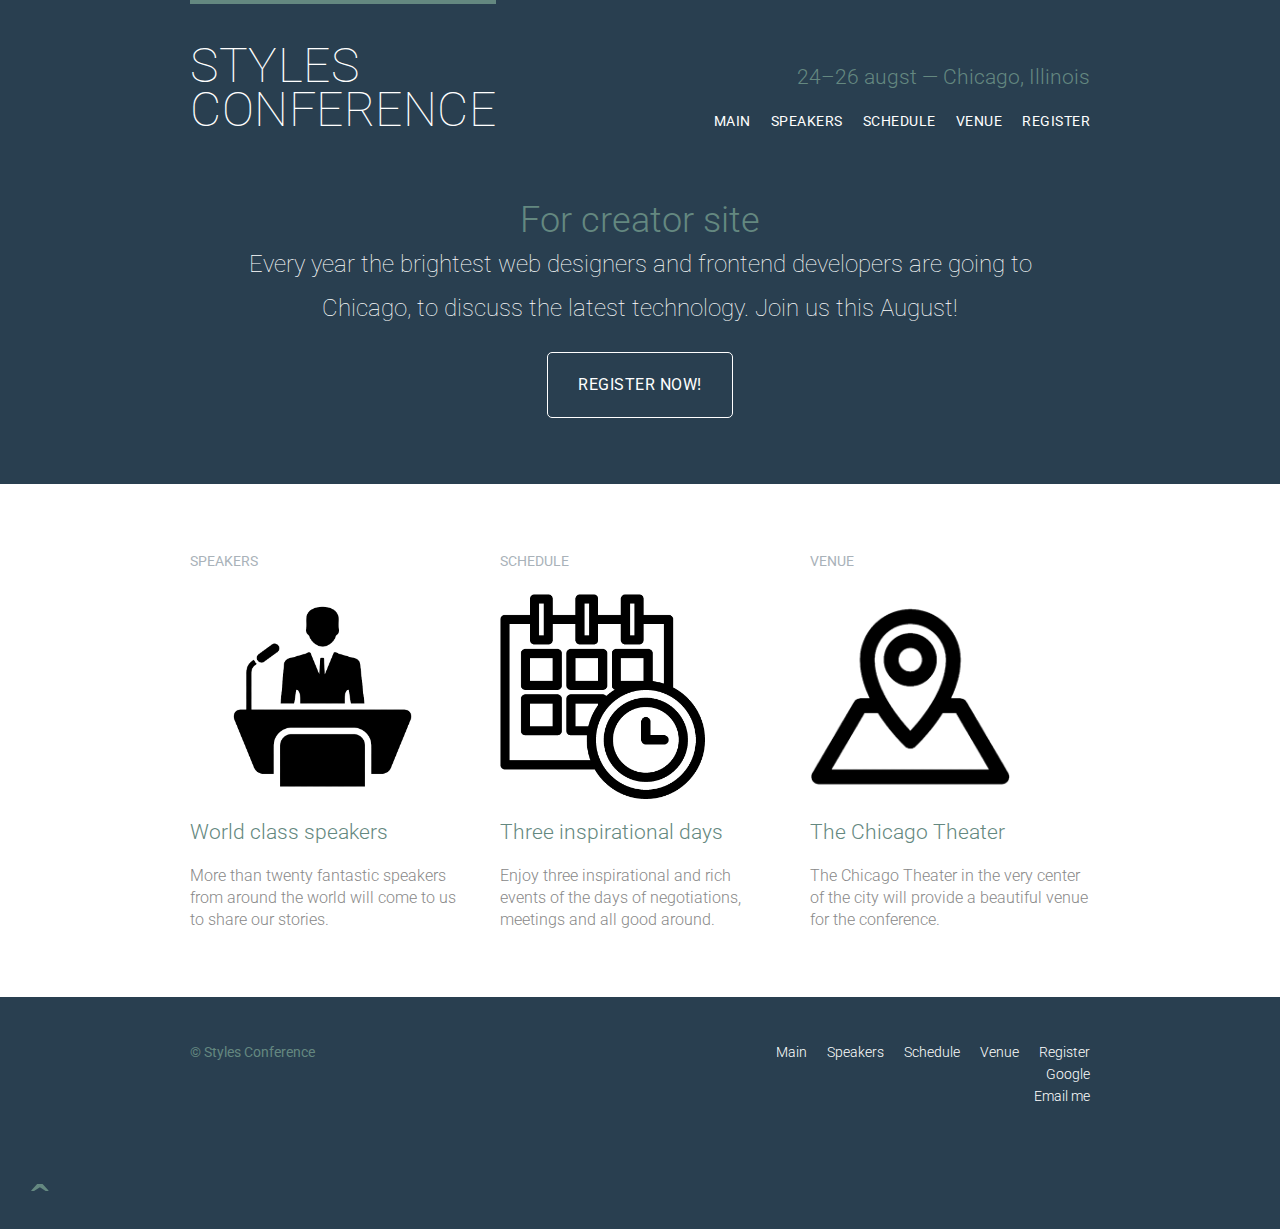
<file: styles-conference/index.html>
<!DOCTYPE html>
<html lang="ru">
	<head>
		<meta charset="utf-8">
		<title>Styles Conference</title>
		<link rel="stylesheet" type="text/css" href="assets/stylesheets/main.css">
		<link rel="stylesheet" href="https://fonts.googleapis.com/css2?family=Roboto:wght@100;300;400&display=swap">
	</head>
	<body id="top">
		<header class="primary-header container group">
			<h1 class="logo">
				<a href="index.html">Styles <br> Conference</a>
			</h1>
			<h3 class="tagline">24&ndash;26 augst &mdash; Chicago, Illinois</h3>
			<nav class="nav primary-nav">
				<ul>
					<li><a href="index.html">Main</a></li><!--
					--><li><a href="speakers.html">Speakers</a></li><!--
					--><li><a href="schedule.html">Schedule</a></li><!--
					--><li><a href="venue.html">Venue</a></li><!--
					--><li><a href="register.html">Register</a></li>
				</ul>
			</nav>
		</header>
		<section class="hero container">
			<h2>For creator site</h2>
			<p>Every year the brightest web designers and frontend developers are going to Chicago, to discuss the latest technology. Join us this August!</p>
			<a class="btn btn-alt" href="register.html">Register now!</a>
		</section>
		<section class="row">
			<div class="grid">
				<!--Speakers-->
				<section class="teaser col-1-3">
					<h5>Speakers</h5>
					<a href="speakers.html">
						<img src="assets/images/home/speakers.png" alt="Professional speakers" height="205px">
						<h3>World class speakers</h3>
					</a>
					<p>More than twenty fantastic speakers from around the world will come to us to share our stories.</p>
				</section><!--
				Schedule
				--><section class="teaser col-1-3">
					<h5>Schedule</h5>
					<a href="schedule.html">
						<img src="assets/images/home/schedule.png" height="205px">
						<h3>Three inspirational days</h3>
					</a>
					<p>Enjoy three inspirational and rich events of the days of negotiations, meetings and all good around.</p>
				</section><!--
				Venue
				--><section class="teaser col-1-3">
					<h5>Venue</h5>				
					<a href="venue.html">
						<img src="assets/images/home/venue.png" height="205px">
						<h3>The Chicago Theater</h3>
					</a>
					<p>The Chicago Theater in the very center of the city will provide a beautiful venue for the conference.</p>
				</section>
			</div>
		</section>
		<footer class="primary-footer container group">
			<small>&copy; Styles Conference</small>
			<nav class="nav">
				<!--Относительные пути-->
				<ul>
					<li><a href="index.html">Main</a></li><!--
					--><li><a href="speakers.html">Speakers</a></li><!--
					--><li><a href="schedule.html">Schedule</a></li><!--
					--><li><a href="venue.html">Venue</a></li><!--
					--><li><a href="register.html">Register</a></li>
				</ul>
				<!--Абсолютный путь-->
				<ul>
					<li><a href="https://www.google.com.ua">Google</a></li>
				</ul>
				<!--Ссылка на адрес электронной почты-->
				<ul>
					<li><a href="mailto:alexandr.negotis@gmail.com?subject=For%20Example&body=Hey%20dude!%0AHow%20are%20you?" target="_blank">Email me</a></li>
				</ul>
			</nav>
		</footer>
		<a class="arrow_up" href="#top">̭</a>
	</body>
</html>
</file>
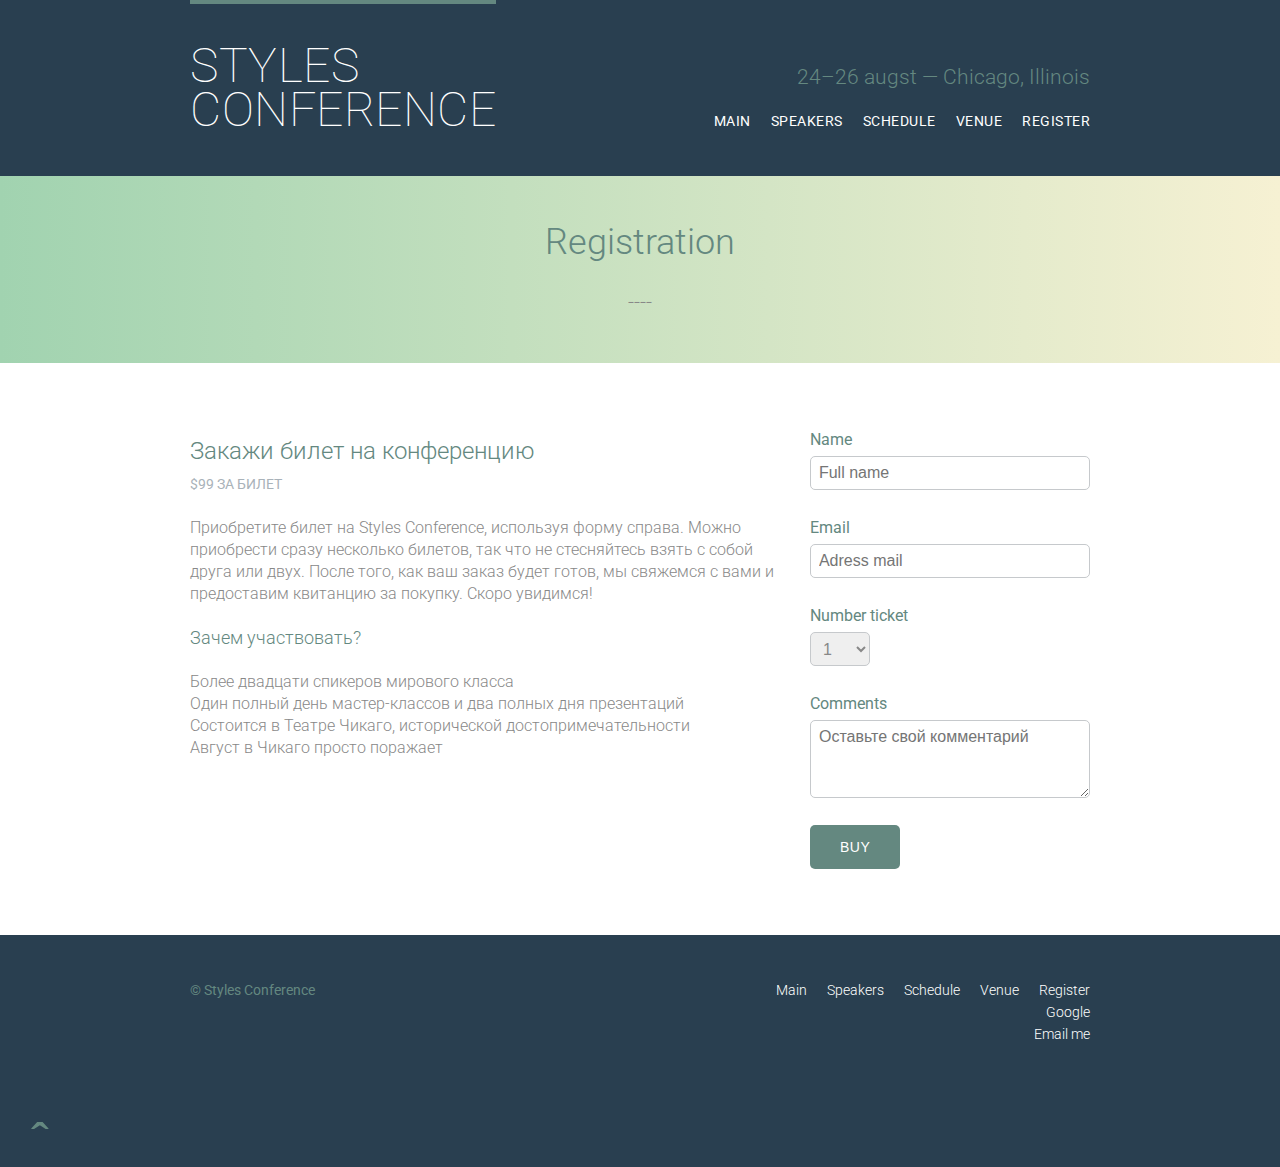
<file: styles-conference/register.html>
<!DOCTYPE html>
<html lang="ru">
	<head>
		<meta charset="utf-8">
		<title>Styles Conference</title>
		<link rel="stylesheet" type="text/css" href="assets/stylesheets/main.css">
		<link rel="stylesheet" href="https://fonts.googleapis.com/css2?family=Roboto:wght@100;300;400&display=swap">
	</head>
	<body id="top">
		<header class="primary-header container group">
			<h1 class="logo">
				<a href="index.html">Styles <br> Conference</a>
			</h1>
			<h3 class="tagline">24&ndash;26 augst &mdash; Chicago, Illinois</h3>
			<nav class="nav primary-nav">
				<ul>
					<li><a href="index.html">Main</a></li><!--
					--><li><a href="speakers.html">Speakers</a></li><!--
					--><li><a href="schedule.html">Schedule</a></li><!--
					--><li><a href="venue.html">Venue</a></li><!--
					--><li><a href="register.html">Register</a></li>
				</ul>
			</nav>
		</header>
		<section class="row-alt">
			<div class="lead container">
				<h1>Registration</h1>
				<p>----</p>
			</div>
		</section>
		<section class="row">
			<div class="grid">
				<section class="col-2-3">
					<h2>Закажи билет на конференцию</h2>
					<h5>$99 за билет</h5>
					<p>Приобретите билет на Styles Conference, используя форму справа. Можно приобрести сразу несколько билетов, так что не стесняйтесь взять с собой друга или двух. После того, как ваш заказ будет готов, мы свяжемся с вами и предоставим квитанцию за покупку. Скоро увидимся!</p>
					<h4>Зачем участвовать?</h4>
					<ul why-attend>
						<li>Более двадцати спикеров мирового класса</li>
						<li>Один полный день мастер-классов и два полных дня презентаций</li>
						<li>Состоится в Театре Чикаго, исторической достопримечательности</li>
						<li>Август в Чикаго просто поражает</li>
					</ul>
				</section><!--
				--><form class="col-1-3" action="#" method="post">
					<fieldset class="register-group">
						<label>
							Name
							<input type="text" name="name" placeholder="Full name" required>
						</label>
						<label>
							Email
							<input type="Email" name="email" placeholder="Adress mail" required>
						</label>
						<label>
							Number ticket
							<select name="quantity" required>
								<option value="1" selected="">1</option>
								<option value="2">2</option>
								<option value="3">3</option>
								<option value="4">4</option>
								<option value="5">5</option>
								<option value="6">6</option>
								<option value="7">7</option>
								<option value="8">8</option>
								<option value="9">9</option>
							</select>
						</label>
						<label>
							Comments
							<textarea name="comments" placeholder="Оставьте свой комментарий"></textarea>
						</label>
					</fieldset>
					<input class="btn btn-default" type="submit" name="submit" value="Buy">
				</form>
			</div>
		</section>
		<footer class="primary-footer container group">
			<small>&copy; Styles Conference</small>
			<nav class="nav">
				<!--Относительные пути-->
				<ul>
					<li><a href="index.html">Main</a></li><!--
					--><li><a href="speakers.html">Speakers</a></li><!--
					--><li><a href="schedule.html">Schedule</a></li><!--
					--><li><a href="venue.html">Venue</a></li><!--
					--><li><a href="register.html">Register</a></li>
				</ul>
				<!--Абсолютный путь-->
				<ul>
					<li><a href="https://www.google.com.ua">Google</a></li>
				</ul>
				<!--Ссылка на адрес электронной почты-->
				<ul>
					<li><a href="mailto:alexandr.negotis@gmail.com?subject=For%20Example&body=Hey%20dude!%0AHow%20are%20you?" target="_blank">Email me</a></li>
				</ul>
			</nav>
		</footer>
		<a class="arrow_up" href="#top">̭</a>
	</body>
</html>
</file>
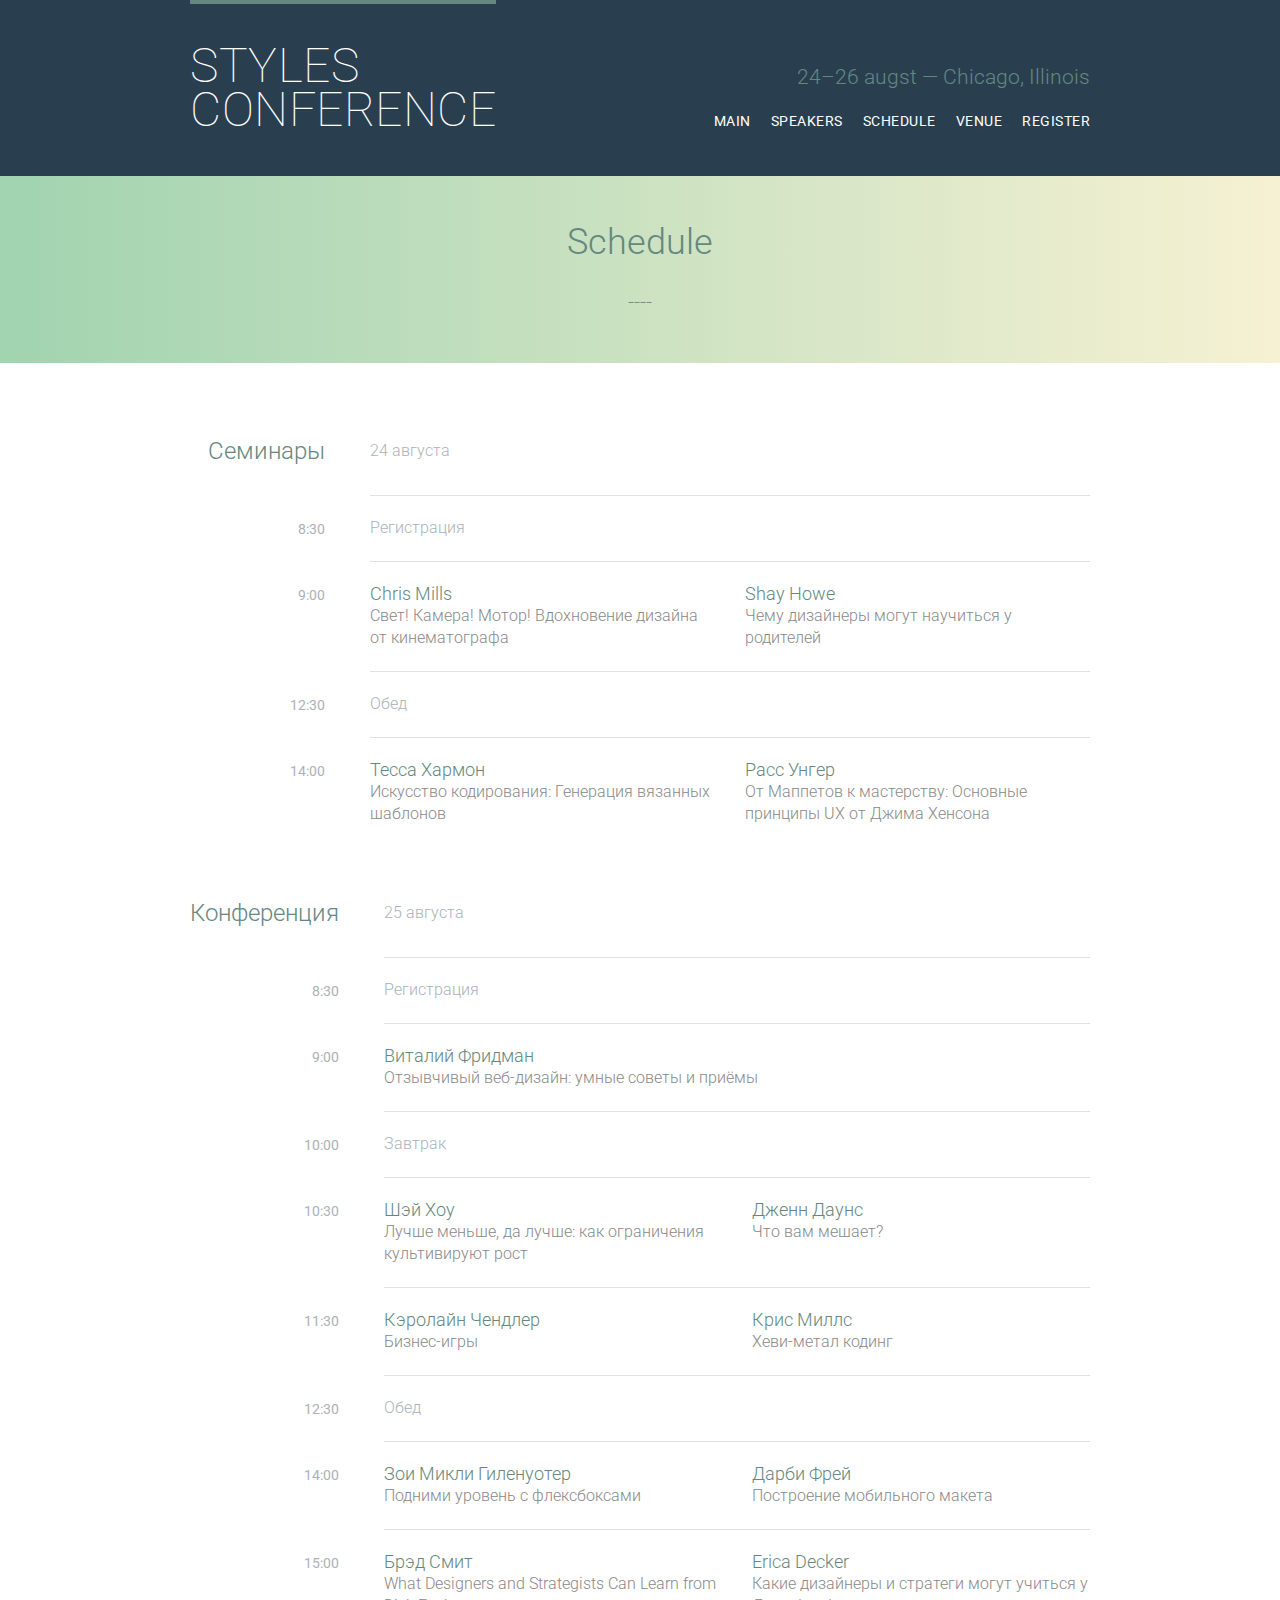
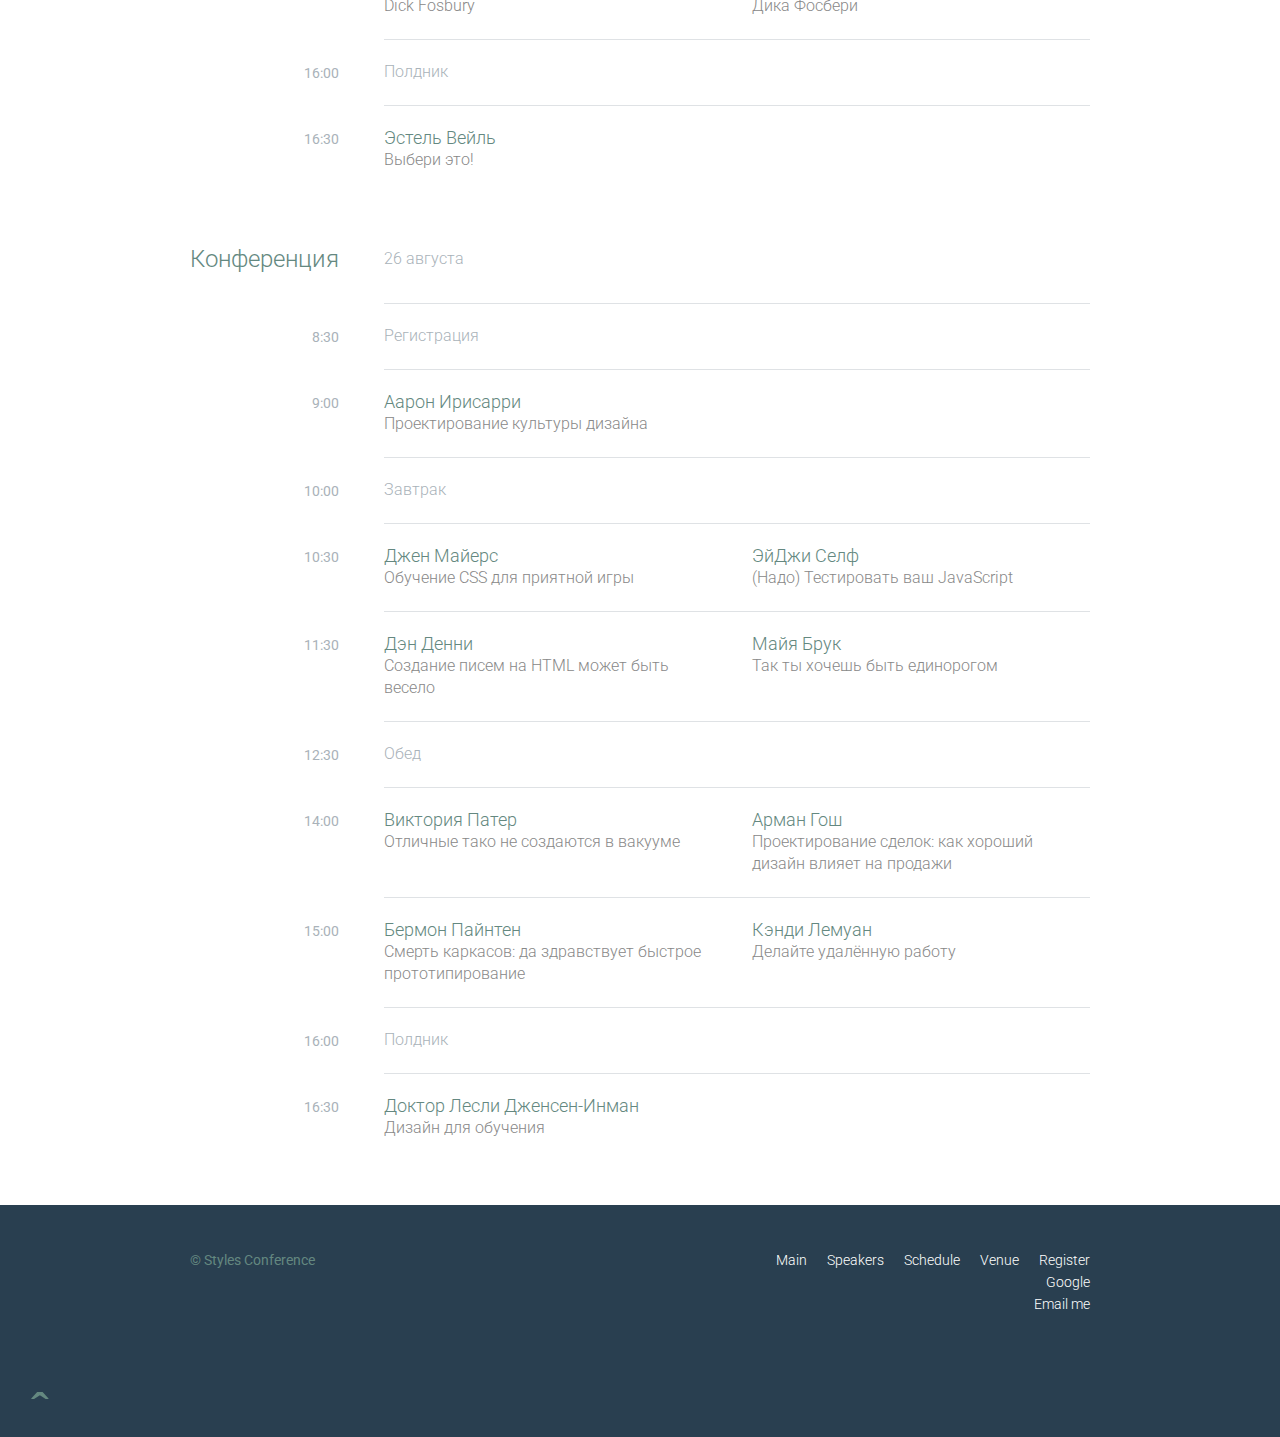
<file: styles-conference/schedule.html>
<!DOCTYPE html>
<html lang="ru">
	<head>
		<meta charset="utf-8">
		<title>Styles Conference</title>
		<link rel="stylesheet" type="text/css" href="assets/stylesheets/main.css">
		<link rel="stylesheet" href="https://fonts.googleapis.com/css2?family=Roboto:wght@100;300;400&display=swap">
	</head>
	<body id="top">
		<header class="primary-header container group">
			<h1 class="logo">
				<a href="index.html">Styles <br> Conference</a>
			</h1>
			<h3 class="tagline">24&ndash;26 augst &mdash; Chicago, Illinois</h3>
			<nav class="nav primary-nav">
				<ul>
					<li><a href="index.html">Main</a></li><!--
					--><li><a href="speakers.html">Speakers</a></li><!--
					--><li><a href="schedule.html">Schedule</a></li><!--
					--><li><a href="venue.html">Venue</a></li><!--
					--><li><a href="register.html">Register</a></li>
				</ul>
			</nav>
		</header>
		<section class="row-alt">
			<div class="lead container">
				<h1>Schedule</h1>
				<p>----</p>
			</section>
		</section>
		<section class="row">
			<div class="container">
				<table>
					<thead>
						<tr>
							<th scope="row">
								Семинары
							</th>
							<td class="schedule-offset" colspan="2">
								24 августа
							</td>
						</tr>
					</thead>
					<tbody>
						<tr>
							<th scope="row">
								<time datetime="08:30:00">8:30</time>
							</th>
							<td class="schedule-offset" colspan="2">
								Регистрация
							</td>
						</tr>
						<tr>
							<th scope="row">
								<time datetime="09:00:00">9:00</time>
							</th>
							<td>
								<a href="speakers.html#chris-mills">
									<h4>Chris Mills</h4>
									Свет! Камера! Мотор! Вдохновение дизайна от кинематографа
								</a>
							</td>
							<td>
								<a href="speakers.html#shay-howe">
									<h4>Shay Howe</h4>
									Чему дизайнеры могут научиться у родителей
								</a>
							</td>
						</tr>
						<tr>
					      <th scope="row">
					        <time datetime="12:30:00">12:30</time>
					      </th>
					      <td class="schedule-offset" colspan="2">
					        Обед
					      </td>
					    </tr>
					    <tr>
					      <th scope="row">
					        <time datetime="14:00:00">14:00</time>
					      </th>
					      <td>
					        <a href="speakers.html#tessa-harmon">
					          <h4>Тесса Хармон</h4>
					          Искусство кодирования: Генерация вязанных шаблонов
					        </a>
					      </td>
					      <td>
					        <a href="speakers.html#russ-unger">
					          <h4>Расс Унгер</h4>
					          От Маппетов к мастерству: Основные принципы UX от Джима Хенсона
					        </a>
					      </td>
					    </tr>
					</tbody>
				</table>
				<table>
					<thead>
						<tr>
							<th scope="row">
								Конференция
							</th>
							<td class="schedule-offset" colspan="2">
								 25 августа
							</td>
						</tr>
					</thead>
					<tbody>
						<tr>
							<th scope="row">
								<time datetime="08:30:00">8:30</time>
							</th>
							<td class="schedule-offset" colspan="2">
								Регистрация
							</td>
						</tr>
						<tr>
							<th scope="row">
								<time datetime="09:00:00">9:00</time>
							</th>
							<td colspan="2">
								<a href="speakers.html#vitaly-friedman">
									<h4>Виталий Фридман</h4>
									Отзывчивый веб-дизайн: умные советы и приёмы
								</a>
							</td>
						</tr>
						<tr>
							<th scope="row">
								<time datetime="10:00:00">10:00</time>
							</th>
							<td class="schedule-offset" colspan="2">
								Завтрак
							</td>
						</tr>
						<tr>
							<th scope="row">
								<time datetime="10:30:00">10:30</time>
							</th>
							<td>
								<a href="speakers.html#shay-howe">
									<h4>Шэй Хоу</h4>
									Лучше меньше, да лучше: как ограничения культивируют рост
								</a>
							</td>
							<td>
								<a href="speakers.html#jenn-downs">
									<h4>Дженн Даунс</h4>
									Что вам мешает?
								</a>
							</td>
						</tr>
						<tr>
							<th scope="row">
								<time datetime="11:30:00">11:30</time>
							</th>
							<td>
								<a href="speakers.html#carolyn-chandler">
									<h4>Кэролайн Чендлер</h4>
									Бизнес-игры
								</a>
							</td>
							<td>
								<a href="speakers.html#chris-mills">
									<h4>Крис Миллс</h4>
									Хеви-метал кодинг
								</a>
							</td>
						</tr>
						<tr>
							<th scope="row">
			                	<time datetime="12:30:00">12:30</time>
							</th>
							<td class="schedule-offset" colspan="2">
								Обед
							</td>
						</tr>
						<tr>
							<th scope="row">
								<time datetime="14:00">14:00</time>
							</th>
							<td>
								<a href="speakers.html#zoe-mickley-gillenwater">
									<h4>Зои Микли Гиленуотер</h4>
									Подними уровень с флексбоксами
								</a>
							</td>
							<td>
								<a href="speakers.html#darby-frey">
									<h4>Дарби Фрей</h4>
									Построение мобильного макета
								</a>
							</td>
						</tr>
						<tr>
							<th scope="row">
								<time datetime="15:00:00">15:00</time>
							</th>
							<td>
								<a href="speakers.html#brad-smith">
									<h4>Брэд Смит</h4>
									What Designers and Strategists Can Learn from Dick Fosbury
								</a>
							</td>
							<td>
								<a href="speakers.html#erica-decker">
									<h4>Erica Decker</h4>
									Какие дизайнеры и стратеги могут учиться у Дика Фосбери
								</a>
							</td>
						</tr>
						<tr>
							<th scope="row">
								<time datetime="16:00:00">16:00</time>
							</th>
							<td class="schedule-offset" colspan="2">
								Полдник
							</td>
						</tr>
						<tr>
							<th scope="row">
								<time datetime="16:30:00">16:30</time>
							</th>
							<td colspan="2">
								<a href="speakers.html#estelle-weyl">
									<h4>Эстель Вейль</h4>
									Выбери это!
								</a>
							</td>
						</tr>
					</tbody>
				</table>
				<table>
					<thead>
						<tr>
							<th scope="row">
								Конференция
							</th>
							<td class="schedule-offset" colspan="2">
								26 августа
							</td>
						</tr>
					</thead>
					<tbody>
						<tbody>
							<tr>
								<th scope="row">
									<time datetime="08:30:00">8:30</time>
								</th>
								<td class="schedule-offset" colspan="2">
									Регистрация
								</td>
							</tr>
							<tr>
								<th scope="row">
									<time datetime="09:00:00">9:00</time>
								</th>
								<td colspan="2">
									<a href="speakers.html#aaron-irizarry">
										<h4>Аарон Ирисарри</h4>
										Проектирование культуры дизайна
									</a>
								</td>
							</tr>
							<tr>
								<th scope="row">
									<time datetime="10:00:00">10:00</time>
								</th>
								<td class="schedule-offset" colspan="2">
									Завтрак
								</td>
							</tr>
							<tr>
								<th scope="row">
									<time datetime="10:30:00">10:30</time>
								</th>
								<td>
									<a href="speakers.html#jen-myers">
										<h4>Джен Майерс</h4>
										Обучение CSS для приятной игры
									</a>
								</td>
								<td>
									<a href="speakers.html#aj-self">
										<h4>ЭйДжи Селф</h4>
										(Надо) Тестировать ваш JavaScript
									</a>
								</td>
							</tr>
							<tr>
								<th scope="row">
									<time datetime="11:30:00">11:30</time>
								</th>
								<td>
									<a href="speakers.html#dan-denney">
										<h4>Дэн Денни</h4>
										Создание писем на HTML может быть весело
									</a>
								</td>
								<td>
									<a href="speakers.html#maya-bruck">
										<h4>Майя Брук</h4>
										Так ты хочешь быть единорогом
									</a>
								</td>
							</tr>
				            <tr>
								<th scope="row">
									<time datetime="12:30:00">12:30</time>
								</th>
								<td class="schedule-offset" colspan="2">
									Обед
								</td>
							</tr>
							<tr>
								<th scope="row">
									<time datetime="14:00">14:00</time>
								</th>
								<td>
									<a href="speakers.html#victoria-pater">
										<h4>Виктория Патер</h4>
										Отличные тако не создаются в вакууме
									</a>
								</td>
								<td>
									<a href="speakers.html#arman-ghosh">
										<h4>Арман Гош</h4>
										Проектирование сделок: как хороший дизайн влияет на продажи
									</a>
								</td>
							</tr>
							<tr>
								<th scope="row">
									<time datetime="15:00:00">15:00</time>
								</th>
								<td>
									<a href="speakers.html#bermon-painter">
										<h4>Бермон Пайнтен</h4>
										Смерть каркасов: да здравствует быстрое прототипирование
									</a>
								</td>
								<td>
									<a href="speakers.html#candi-lemoine">
										<h4>Кэнди Лемуан</h4>
										Делайте удалённую работу
									</a>
								</td>
							</tr>
							<tr>
								<th scope="row">
									<time datetime="16:00:00">16:00</time>
								</th>
								<td class="schedule-offset" colspan="2">
									Полдник
								</td>
							</tr>
							<tr>
								<th scope="row">
									<time datetime="16:30:00">16:30</time>
								</th>
								<td colspan="2">
									<a href="speakers.html#leslie-jensen-inman">
										<h4>Доктор Лесли Дженсен-Инман</h4>
										Дизайн для обучения
									</a>
								</td>
							</tr>
					</tbody>
				</table>
			</div>
		</section>
		<footer class="primary-footer container group">
			<small>&copy; Styles Conference</small>
			<nav class="nav">
				<!--Относительные пути-->
				<ul>
					<li><a href="index.html">Main</a></li><!--
					--><li><a href="speakers.html">Speakers</a></li><!--
					--><li><a href="schedule.html">Schedule</a></li><!--
					--><li><a href="venue.html">Venue</a></li><!--
					--><li><a href="register.html">Register</a></li>
				</ul>
				<!--Абсолютный путь-->
				<ul>
					<li><a href="https://www.google.com.ua">Google</a></li>
				</ul>
				<!--Ссылка на адрес электронной почты-->
				<ul>
					<li><a href="mailto:alexandr.negotis@gmail.com?subject=For%20Example&body=Hey%20dude!%0AHow%20are%20you?" target="_blank">Email me</a></li>
				</ul>
			</nav>
		</footer>
		<a class="arrow_up" href="#top">̭</a>
	</body>
</html>
</file>
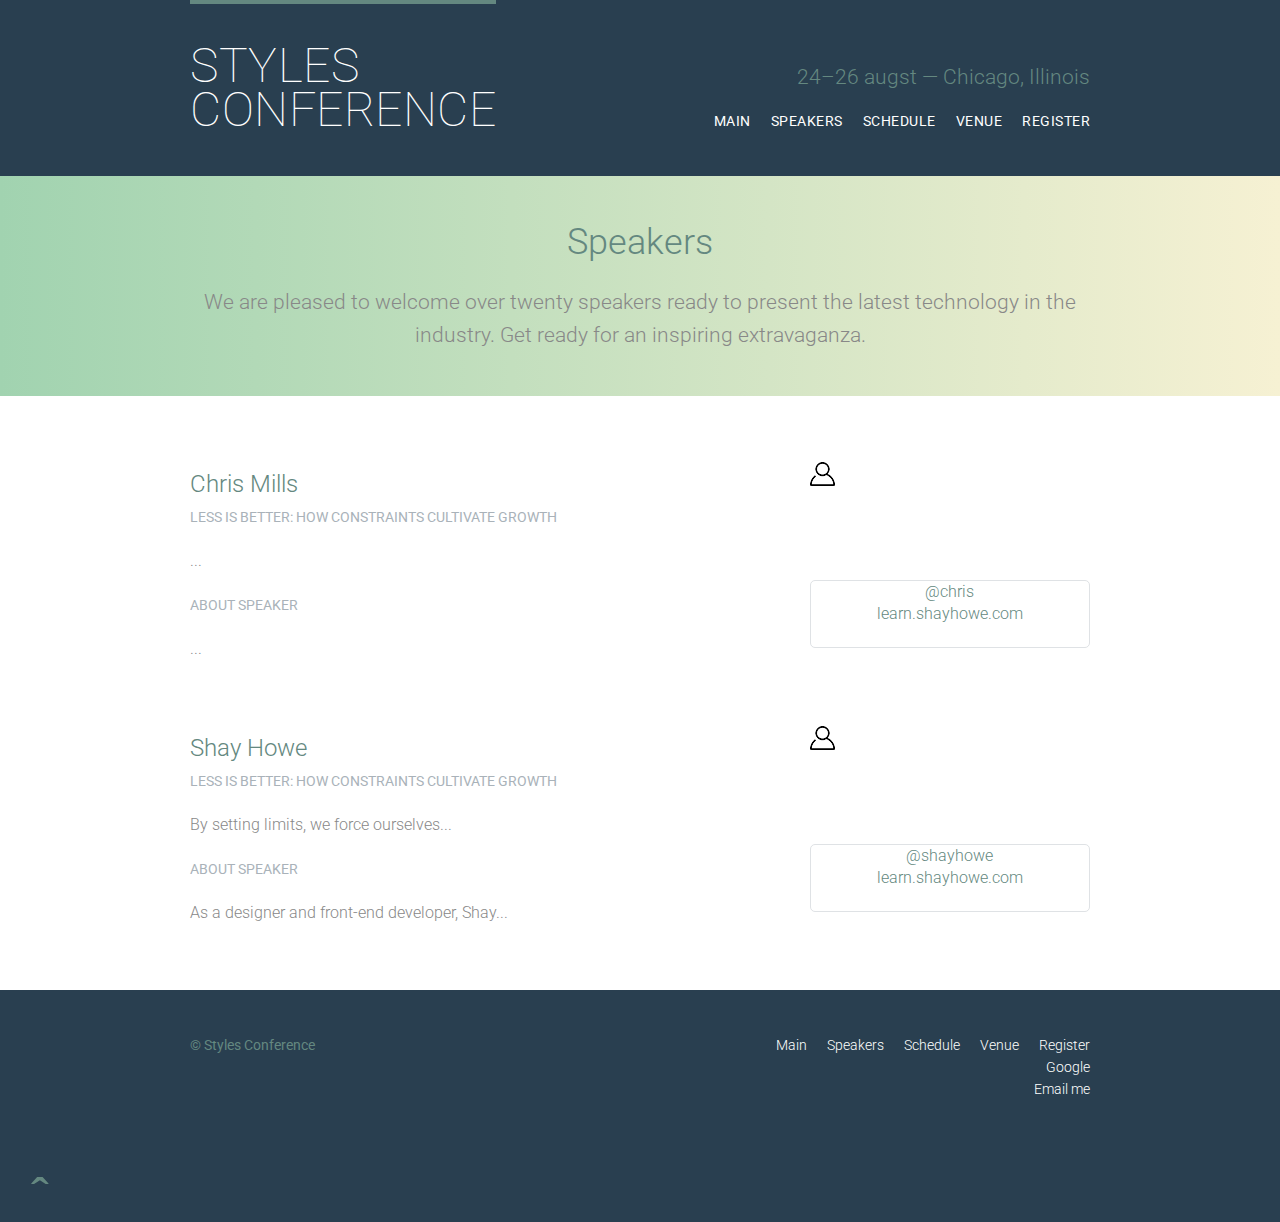
<file: styles-conference/speakers.html>
<!DOCTYPE html>
<html lang="ru">
	<head>
		<meta charset="utf-8">
		<title>Styles Conference</title>
		<link rel="stylesheet" type="text/css" href="assets/stylesheets/main.css">
		<link rel="stylesheet" href="https://fonts.googleapis.com/css2?family=Roboto:wght@100;300;400&display=swap">
	</head>
	<body id="top">
		<header class="primary-header container group">
			<h1 class="logo">
				<a href="index.html">Styles <br> Conference</a>
			</h1>
			<h3 class="tagline">24&ndash;26 augst &mdash; Chicago, Illinois</h3>
			<nav class="nav primary-nav">
				<ul>
					<li><a href="index.html">Main</a></li><!--
					--><li><a href="speakers.html">Speakers</a></li><!--
					--><li><a href="schedule.html">Schedule</a></li><!--
					--><li><a href="venue.html">Venue</a></li><!--
					--><li><a href="register.html">Register</a></li>
				</ul>
			</nav>
		</header>
		<section class="row-alt">
			<div class="lead container">
				<h1>Speakers</h1>
				<p>We are pleased to welcome over twenty speakers ready to present the latest technology in the industry. Get ready for an inspiring extravaganza.</p>
			</div>
		</section>
		<section class="row">
			<div class="grid">
				<section class="speaker" id="chris-mills">
					<div class="col-2-3">
						<h2>Chris Mills</h2>
						<h5>Less is Better: How Constraints Cultivate Growth</h5>
						<p>...</p>
						<h5>About speaker</h5>
						<p>...</p>
					</div><!--
					--><aside class="col-1-3">
						<img src="assets/images/speakers/speaker.png" alt="Chris Mills">
						<div class="speaker-info">
							<ul>
								<li><a href="https://twitter.com/shayhowe">@chris</a></li>
								<li><a href="http://learn.shayhowe.com/">learn.shayhowe.com</a></li>
							</ul>
						</div>
					</aside>
				</section>
				<section id="shay-howe">
					<div class="col-2-3">
						<h2>Shay Howe</h2>
						<h5>Less is Better: How Constraints Cultivate Growth</h5>
						<p>By setting limits, we force ourselves...</p>
						<h5>About speaker</h5>
						<p>As a designer and front-end developer, Shay...</p>
					</div><!--
					--><aside class="col-1-3">
						<img src="assets/images/speakers/speaker.png" alt="Shay Howe">
						<div class="speaker-info">
							<ul>
								<li><a href="https://twitter.com/shayhowe">@shayhowe</a></li>
								<li><a href="http://learn.shayhowe.com/">learn.shayhowe.com</a></li>
							</ul>
						</div>
					</aside>
				</section>
			</div>
		</section>
		<footer class="primary-footer container group">
			<small>&copy; Styles Conference</small>
			<nav class="nav">
				<!--Относительные пути-->
				<ul>
					<li><a href="index.html">Main</a></li><!--
					--><li><a href="speakers.html">Speakers</a></li><!--
					--><li><a href="schedule.html">Schedule</a></li><!--
					--><li><a href="venue.html">Venue</a></li><!--
					--><li><a href="register.html">Register</a></li>
				</ul>
				<!--Абсолютный путь-->
				<ul>
					<li><a href="https://www.google.com.ua">Google</a></li>
				</ul>
				<!--Ссылка на адрес электронной почты-->
				<ul>
					<li><a href="mailto:alexandr.negotis@gmail.com?subject=For%20Example&body=Hey%20dude!%0AHow%20are%20you?" target="_blank">Email me</a></li>
				</ul>
			</nav>
		</footer>
		<a class="arrow_up" href="#top">̭</a>
	</body>
</html>
</file>
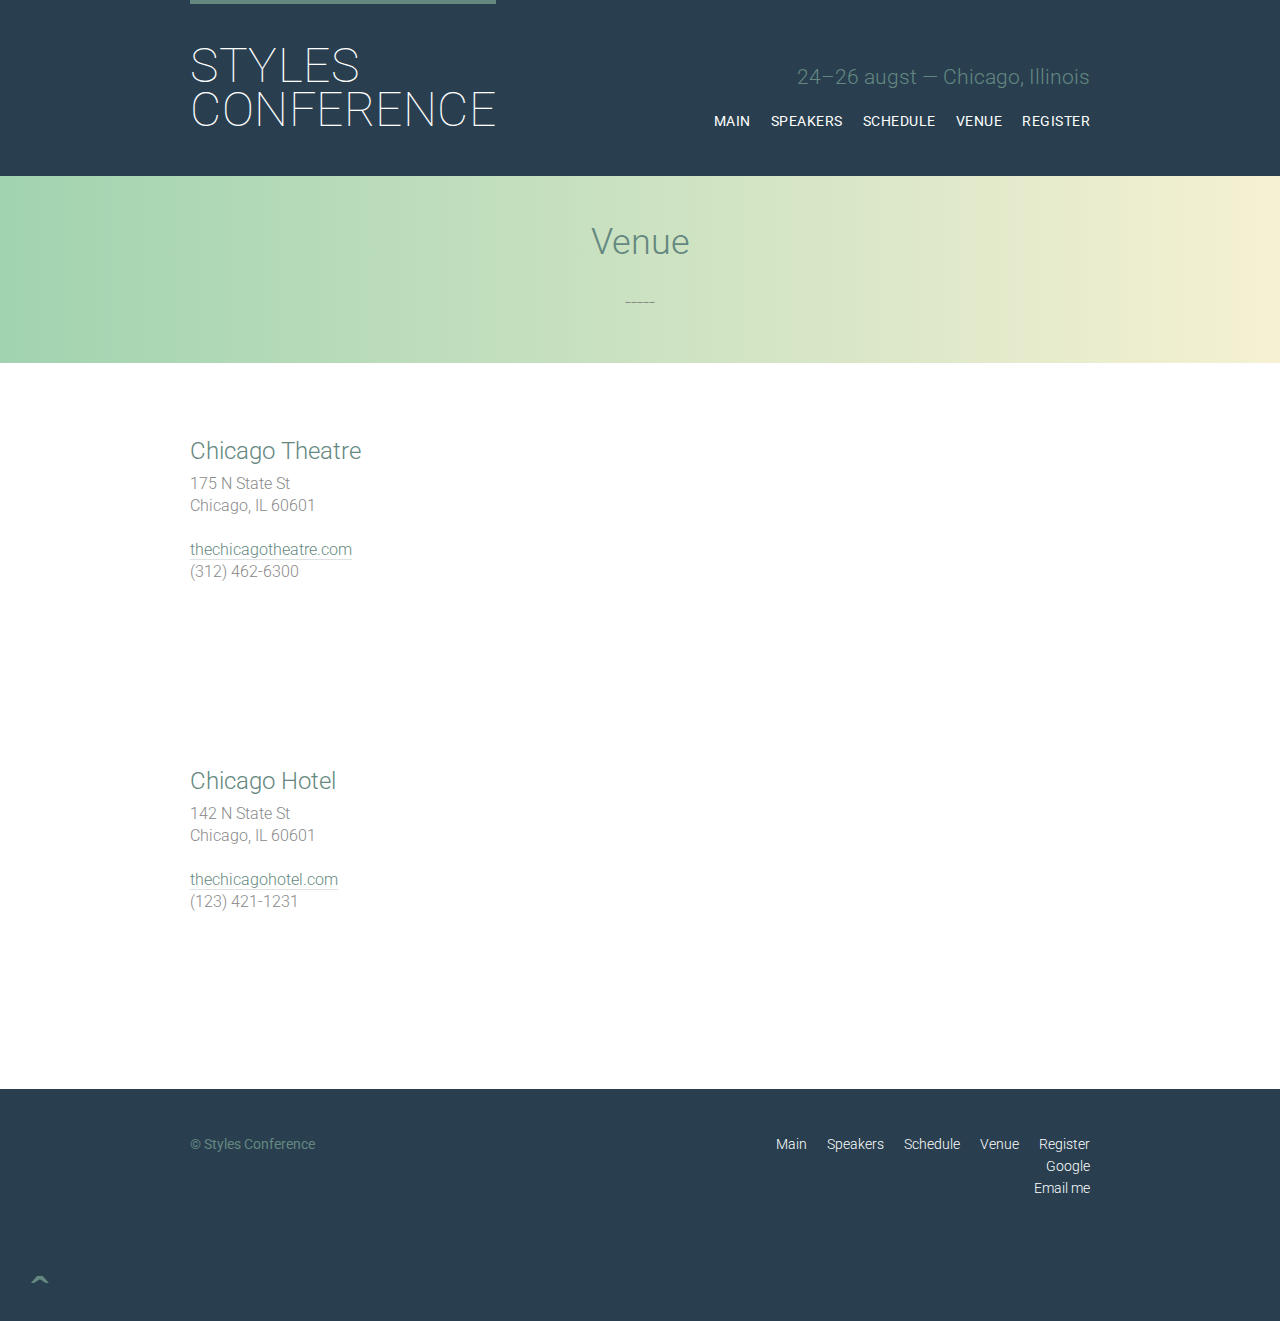
<file: styles-conference/venue.html>
<!DOCTYPE html>
<html lang="ru">
	<head>
		<meta charset="utf-8">
		<title>Styles Conference</title>
		<link rel="stylesheet" type="text/css" href="assets/stylesheets/main.css">
		<link rel="stylesheet" href="https://fonts.googleapis.com/css2?family=Roboto:wght@100;300;400&display=swap">
	</head>
	<body id="top">
		<header class="primary-header container group">
			<h1 class="logo">
				<a href="index.html">Styles <br> Conference</a>
			</h1>
			<h3 class="tagline">24&ndash;26 augst &mdash; Chicago, Illinois</h3>
			<nav class="nav primary-nav">
				<ul>
					<li><a href="index.html">Main</a></li><!--
					--><li><a href="speakers.html">Speakers</a></li><!--
					--><li><a href="schedule.html">Schedule</a></li><!--
					--><li><a href="venue.html">Venue</a></li><!--
					--><li><a href="register.html">Register</a></li>
				</ul>
			</nav>
		</header>
		<section class="row-alt">
			<div class="lead container">
				<h1>Venue</h1>
				<p>-----</p>
			</div>
		</section>
		<section class="row">
			<div class="grid">
				<section class="venue-theatre">
					<div class="col-1-3">
						<h2>Chicago Theatre</h2>
						<p>175 N State St <br> Chicago, IL 60601</p>
						<p><a href="http://www.thechicagotheatre.com/">thechicagotheatre.com</a> <br> (312) 462-6300</p>
					</div><!--
					--><iframe class="venue-map col-2-3" src="https://www.google.com/maps/embed?pb=!1m18!1m12!1m3!1d2970.347118107055!2d-87.62969368477845!3d41.88539137922158!2m3!1f0!2f0!3f0!3m2!1i1024!2i768!4f13.1!3m3!1m2!1s0x880e2caff598f035%3A0xed6d5c288e9b5ad2!2zMTc1IE4gU3RhdGUgU3QsIENoaWNhZ28sIElMIDYwNjAxLCDQodCo0JA!5e0!3m2!1sru!2sua!4v1627141191915!5m2!1sru!2sua"></iframe>
				</section>
				<section class="venue-hotel">
					<div class="col-1-3">
						<h2>Chicago Hotel</h2>
						<p>142 N State St <br> Chicago, IL 60601</p>
						<p><a href="http://www.thechicagohotel.com/">thechicagohotel.com</a> <br> (123) 421-1231</p>
					</div><!--
					--><iframe class="venue-map col-2-3" src="https://www.google.com/maps/embed?pb=!1m18!1m12!1m3!1d2970.347118107055!2d-87.62969368477845!3d41.88539137922158!2m3!1f0!2f0!3f0!3m2!1i1024!2i768!4f13.1!3m3!1m2!1s0x880e2caf02b86ebf%3A0xe2b4503278b3c840!2sClub%20Quarters%20Hotel%2C%20Chicago%2C%20Wacker%20at%20Michigan!5e0!3m2!1sru!2sua!4v1627141352164!5m2!1sru!2sua"></iframe>
				</section>
			</div>
		</section>
		<footer class="primary-footer container group">
			<small>&copy; Styles Conference</small>
			<nav class="nav">
				<!--Относительные пути-->
				<ul>
					<li><a href="index.html">Main</a></li><!--
					--><li><a href="speakers.html">Speakers</a></li><!--
					--><li><a href="schedule.html">Schedule</a></li><!--
					--><li><a href="venue.html">Venue</a></li><!--
					--><li><a href="register.html">Register</a></li>
				</ul>
				<!--Абсолютный путь-->
				<ul>
					<li><a href="https://www.google.com.ua">Google</a></li>
				</ul>
				<!--Ссылка на адрес электронной почты-->
				<ul>
					<li><a href="mailto:alexandr.negotis@gmail.com?subject=For%20Example&body=Hey%20dude!%0AHow%20are%20you?" target="_blank">Email me</a></li>
				</ul>
			</nav>
		</footer>
		<a class="arrow_up" href="#top">̭</a>
	</body>
</html>
</file>
<file: styles-conference/assets/stylesheets/main.css>
/*
====CLEAR====
*/
html, body, div, span, applet, object, iframe,
h1, h2, h3, h4, h5, h6, p, blockquote, pre,
a, abbr, acronym, address, big, cite, code,
del, dfn, em, img, ins, kbd, q, s, samp,
small, strike, strong, sub, sup, tt, var,
b, u, i, center,
dl, dt, dd, ol, ul, li,
fieldset, form, label, legend,
table, caption, tbody, tfoot, thead, tr, th, td,
article, aside, canvas, details, embed, 
figure, figcaption, footer, header, hgroup, 
menu, nav, output, ruby, section, summary,
time, mark, audio, video {
	margin: 0;
	padding: 0;
	border: 0;
	font-size: 100%;
	font: inherit;
	vertical-align: baseline;
}
/* HTML5 display-role reset for older browsers */
article, aside, details, figcaption, figure, 
footer, header, hgroup, menu, nav, section {
	display: block;
}
body {
	line-height: 1;
}
ol, ul {
	list-style: none;
}
blockquote, q {
	quotes: none;
}
blockquote:before, blockquote:after,
q:before, q:after {
	content: '';
	content: none;
}
table {
	border-collapse: collapse;
	border-spacing: 0;
}


/*
====Сетка====
*/
*,
*:before,
*:after {
	-webkit-box-sizing:  border-box;
	-moz-box-sizing:  border-box;
	box-sizing: border-box;
}
.container {
	width: 960px;
	padding-left: 30px;
	padding-right: 30px;
	margin: 0 auto;
}
.col-1-3 {
	width: 33.33%;
}
.col-2-3 {
	width: 66.66%;
}
.col-1-3, 
.col-2-3 {
	display: inline-block;
	vertical-align: top;
}
.grid,
.col-1-3,
.col-2-3 {
	padding-right: 15px;
	padding-left: 15px;
}
.container,
.grid {
	margin: 0 auto;
	width: 960px;
}
.container {
	padding-left: 30px;
	padding-right: 30px;
}

/*====Clearfix====*/
.group::before,
.group::after {
	content: "";
	display: table;
}
.group::after {
	clear: both;
}
.group {
	clear: both;
	*zoom: 1;
}

/*====Полосы====*/
.row,
.row-alt {
	min-width: 960px;
}
.row {
	background: #fff;
	padding: 66px 0 44px 0;
}
.row-alt {
	background: #cbe2c1;
	background: -webkit-linear-gradient(to right, #a1d3b0, #f6f1d3);
	background: -moz-linear-gradient(to right, #a1d3b0, #f6f1d3);
	background: linear-gradient(to right, #a1d3b0, #f6f1d3);
	padding:44px 0 22px 0;
}

/*====Main tittle*/
.logo {
	float: left;
	border-top: 4px solid #648880;
	padding: 40px 0 22px 0;
	font-size: 48px;
	line-height: 44px;
	font-weight: 100;
	text-transform: uppercase;
	letter-spacing: .5px;
}
.tagline {
	margin: 66px 0 22px 0;
	text-align: right;
}
.primary-nav {
	font-size: 14px;
	font-weight: 400;
	letter-spacing: .5px;
	text-transform: uppercase;
}

/*====Main footer*/
.primary-footer small {
	float: left;
	font-weight: 400;
}
.primary-footer {
	padding-top: 44px;
	padding-bottom: 44px;
	color: #648880;
	font-size: 14px;
}

/*====Типографика====*/
h1, h3, h4, h5, p {
	margin-bottom: 22px;
}
h1, h2, h3, h4 {
	color: #648880;
}
h1 {
	font-size: 36px;
	line-height: 44px;
}
h2 {
	font-size: 24px;
	line-height: 44px;
}
h3 {
	font-size: 21px;
}
h4 {
	font-size: 18px;
}
h5 {
	color: #a9b2b9;
	font-size: 14px;
	font-weight: 400;
	text-transform: uppercase;
}
strong {
	font-weight: 400;
}
cite, em {
	font-style: italic;
}

/*====Вступление====*/
.lead {
	text-align: center;
}
.lead p {
	font-size: 21px;
	line-height: 33px;
}

/*====Кнопки====*/
.btn {
	border-radius: 5px;
	display: inline-block;
	margin: 0;
	color: #fff;
	cursor: pointer;
	font-weight: 400;
	letter-spacing: .5px;
	text-transform: uppercase;
}
.btn-alt {
	border: 1px solid #fff;
	padding: 10px 30px;
}
.btn-alt:hover {
	background: #fff;
	color: #648880;
}
.btn-default {
	border: 0;
	background: #648880;
	padding: 11px 30px;
	font-size: 14px;
}
.btn-default:hover {
	background: #77a198;
}

/*====Главная страница====*/
.hero {
	padding: 22px 80px 66px 80px;
	line-height: 44px;
	text-align: center;
	color: #fff;
}
.hero h2 {
	font-size: 36px;
}
.hero p {
	font-size: 24px;
	font-weight: 100;
}
.teaser img {
	border-radius: 5px;
	display: block;
	margin-bottom: 22px;
	max-width: 100%;
}

/*====Пользовательские стили====*/
body {
	color: #888;
	font: 300 16px/22px "Roboto", "Open Sans", "Helvetica Neue", Helvetica, Arial, sans-serif;
	background: #293f50;
}
.register-group label {
	color: #648880;
	cursor: pointer;
	font-weight: 400;
}
.register-group input,
.register-group select,
.register-group textarea {
	border: 1px solid #c6c9cc;
	border-radius: 5px;
	color: #888;
	display: block;
	margin: 5px 0 27px 0;
	padding: 5px 8px;
}
.register-group input,
.register-group textarea {
	width: 100%;
}
.register-group select {
	height: 34px;
	width: 60px;
}
.register-group textarea {
	height: 78px;
}
th,
td {
	padding-bottom: 22px;
	vertical-align: top;
}
th {
	padding-right: 45px;
	text-align: right;
	width: 20%;
}
td {
	width: 40%;
}
thead {
	line-height: 44px;
}
thead th {
	color: #648880;
	font-size: 24px;
}
tbody th {
	color: #a9b2b9;
	font-size: 14px;
	font-weight: 400;
	padding-top: 22px;
	text-transform: uppercase;
}
tbody td {
	border-top: 1px solid #dfe2e5;
	padding-top: 21px;
}
tbody td:first-of-type {
	padding-right: 15px;
}
tbody td:last-of-type {
	padding-left: 15px;
}
tbody td:only-of-type {
	padding-right: 0;
	padding-left: 0;
}
table a {
	color: #888;
}
table h4 {
	margin-bottom: 0;
}
.schedule-offset {
	color: #a9b2b9;
}

/*====Ссылки====*/
a:hover {
	color: #a9b2b9;
}
a {
	color: #648880;
	text-decoration: none;
}
.teaser a:hover h3 {
	color: #a9b2b9;
}
p a {
	border-bottom: 1px solid #dfe2e5;
}
.primary-header a,
.primary-footer a {
	color: #fff;
}
.primary-header a:hover,
.primary-footer a:hover {
	color: #648880;
}

/*====Навигация====*/
.arrow_up {
	padding: 22px 40px 36px 40px;
	font-size: 54px;
}
.nav {
	text-align: right;
}
.nav li {
	display: inline-block;
	margin: 0 10px;
	vertical-align: top;
}
.nav li:last-child {
	margin-right: 0;
}

/*====Спикеры====*/
.speaker-info {
	border: 1px solid #dfe2e5;
	border-radius: 5px;
	margin-top: 88px;
	padding-bottom: 22px;
	text-align: center;
}
.speaker {
	margin-bottom: 44px;
}
.speaker-info img {
	border-radius: 50%;
	height: 130px;
	vertical-align: top;
	margin: -66px 0 22px 0;
}

/*====Расписание====*/
table {
	width: 100%;
	margin-bottom: 44px;
}
table:last-child {
	margin-bottom: 0;
}

/*====Место проведения====*/
.venue-theatre {
	margin-bottom: 66px;
}
.venue-hotel {
	margin-bottom: 22px;
}
.venue-map {
	height: 264px;
}

/*====Регистрация====*/
.why-attend {
	list-style: square;
	margin: 0 0 22px 30px;
}
form {
	margin-bottom: 22px;
}
input,
select,
textarea {
	font: 300 16px/22px "Robot", "Open Sans", "Helvetica Neue", Helvetica, Arial, sans-serif;
}
</file>
